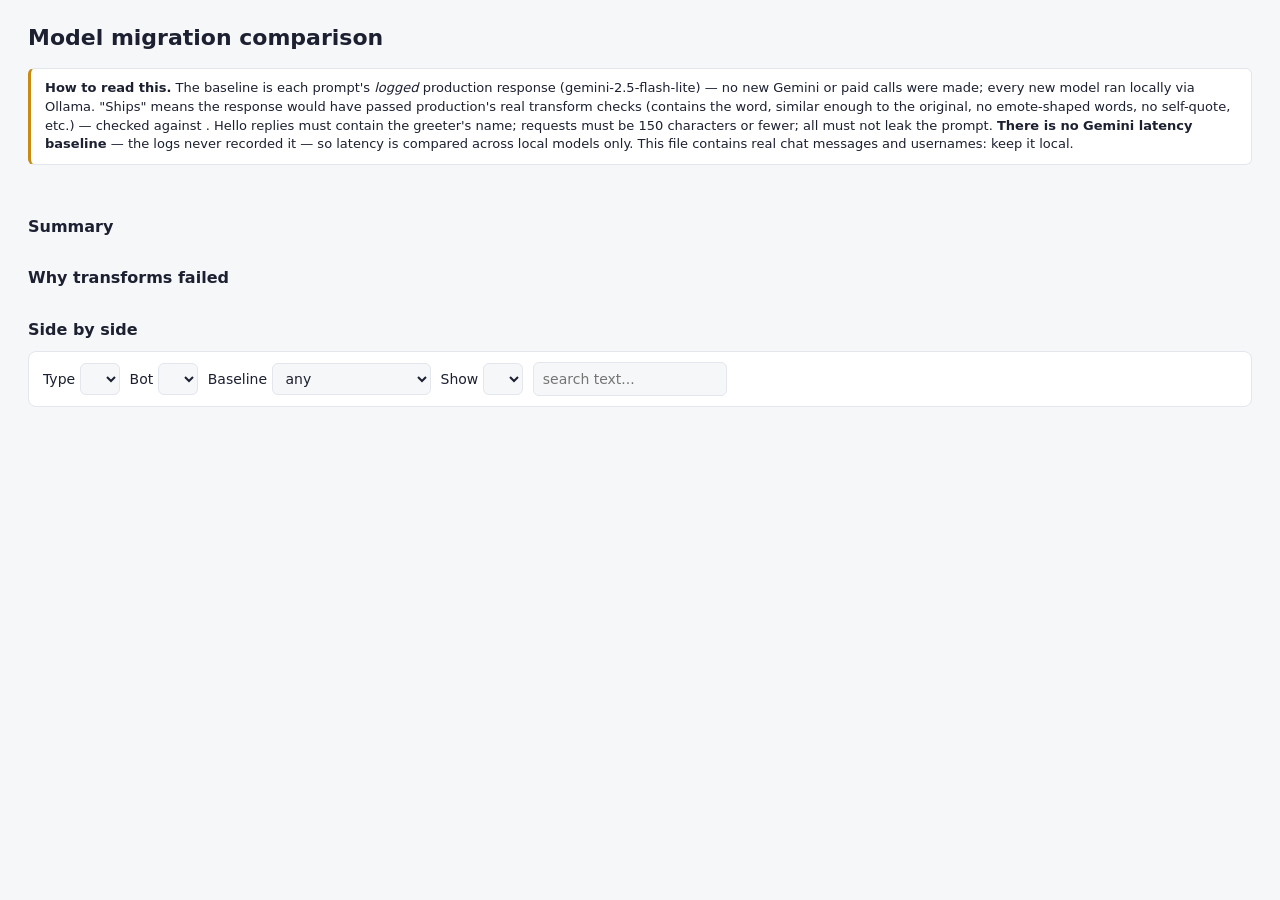
<file: scripts/model_comparison_report.html>
<!doctype html>
<html lang="en">
<head>
<meta charset="utf-8" />
<meta name="viewport" content="width=device-width, initial-scale=1" />
<title>Model migration comparison</title>
<style>
  :root {
    --bg: #f6f7f9; --panel: #ffffff; --text: #1c2030; --dim: #667085; --border: #e3e6ec;
    --accent: #3b6df0; --good: #1f9d55; --bad: #d64545; --warn: #c98a12; --mark: #fff1a8;
    --good-bg: #e6f6ec; --bad-bg: #fdeaea; --bar: #dfe6fb;
  }
  @media (prefers-color-scheme: dark) {
    :root {
      --bg: #11141b; --panel: #181c25; --text: #e6e9f0; --dim: #8d95a8; --border: #2a3040;
      --accent: #6c92ff; --good: #4cc882; --bad: #f07171; --warn: #e0ac3a; --mark: #5b4d12;
      --good-bg: #16301f; --bad-bg: #3a1c1c; --bar: #26314f;
    }
  }
  * { box-sizing: border-box; }
  body { margin: 0; background: var(--bg); color: var(--text); font: 14px/1.45 system-ui, -apple-system, "Segoe UI", sans-serif; }
  header { padding: 22px 28px 8px; max-width: 1280px; margin: 0 auto; }
  h1 { margin: 0 0 4px; font-size: 22px; }
  h2 { margin: 28px 0 10px; font-size: 16px; }
  main { max-width: 1280px; margin: 0 auto; padding: 0 28px 60px; }
  .sub { color: var(--dim); font-size: 13px; }
  .note { background: var(--panel); border: 1px solid var(--border); border-left: 3px solid var(--warn); border-radius: 6px; padding: 10px 14px; margin: 14px 0; font-size: 13px; }
  .note b { font-weight: 600; }
  table { width: 100%; border-collapse: collapse; background: var(--panel); border: 1px solid var(--border); border-radius: 8px; overflow: hidden; }
  th, td { padding: 9px 12px; text-align: left; border-bottom: 1px solid var(--border); vertical-align: middle; }
  th { font-size: 12px; text-transform: uppercase; letter-spacing: .04em; color: var(--dim); background: var(--bg); font-weight: 600; }
  tr:last-child td { border-bottom: none; }
  tr.baseline td { background: var(--bg); }
  .model { font-weight: 600; }
  .cell { min-width: 120px; }
  .pct { font-weight: 600; font-variant-numeric: tabular-nums; }
  .bar { height: 5px; border-radius: 3px; background: var(--bar); margin-top: 4px; overflow: hidden; }
  .bar > i { display: block; height: 100%; background: var(--accent); }
  .num { font-variant-numeric: tabular-nums; }
  .dim { color: var(--dim); font-size: 12px; }
  .chip { display: inline-block; font-size: 11px; font-weight: 600; padding: 1px 7px; border-radius: 10px; margin-right: 4px; white-space: nowrap; }
  .chip.ok { background: var(--good-bg); color: var(--good); }
  .chip.no { background: var(--bad-bg); color: var(--bad); }
  .chip.neutral { background: var(--bar); color: var(--text); }
  .controls { display: flex; flex-wrap: wrap; gap: 10px; align-items: center; background: var(--panel); border: 1px solid var(--border); border-radius: 8px; padding: 10px 14px; position: sticky; top: 0; z-index: 5; }
  select, input[type=search] { background: var(--bg); color: var(--text); border: 1px solid var(--border); border-radius: 6px; padding: 6px 9px; font: inherit; }
  .card { background: var(--panel); border: 1px solid var(--border); border-radius: 8px; margin: 14px 0; padding: 14px 16px; }
  .card-head { display: flex; gap: 8px; align-items: baseline; flex-wrap: wrap; margin-bottom: 8px; }
  .card-head .bot { font-weight: 700; }
  .orig { background: var(--bg); border-radius: 6px; padding: 8px 10px; margin-bottom: 10px; }
  .label { font-size: 11px; text-transform: uppercase; letter-spacing: .05em; color: var(--dim); font-weight: 600; }
  .grid { display: grid; grid-template-columns: repeat(auto-fill, minmax(290px, 1fr)); gap: 10px; }
  .col { border: 1px solid var(--border); border-radius: 6px; padding: 8px 10px; }
  .col.base { border-color: var(--accent); }
  .col h4 { margin: 0 0 6px; font-size: 13px; display: flex; justify-content: space-between; gap: 6px; }
  .run { padding: 5px 0; border-top: 1px dashed var(--border); font-size: 13px; overflow-wrap: anywhere; }
  .run:first-of-type { border-top: none; }
  .run .meta { display: block; font-size: 11px; color: var(--dim); margin-top: 2px; }
  mark { background: var(--mark); color: inherit; border-radius: 2px; padding: 0 1px; }
  .empty { color: var(--dim); padding: 30px; text-align: center; }
</style>
</head>
<body>
<header>
  <h1>Model migration comparison</h1>
  <div class="sub" id="subtitle"></div>
  <div class="note"><b>How to read this.</b> The baseline is each prompt's <i>logged</i> production response (gemini-2.5-flash-lite) &mdash; no new Gemini or paid calls were made; every new model ran locally via Ollama.
    "Ships" means the response would have passed production's real transform checks (contains the word, similar enough to the original, no emote-shaped words, no self-quote, etc.) &mdash; checked against
    <span id="agree"></span>. Hello replies must contain the greeter's name; requests must be 150 characters or fewer; all must not leak the prompt.
    <b>There is no Gemini latency baseline</b> &mdash; the logs never recorded it &mdash; so latency is compared across local models only.
    This file contains real chat messages and usernames: keep it local.</div>
</header>
<main>
  <h2>Summary</h2>
  <div id="summary"></div>

  <h2>Why transforms failed</h2>
  <div id="reasons"></div>

  <h2>Side by side</h2>
  <div class="controls">
    <label>Type <select id="fKind"></select></label>
    <label>Bot <select id="fBot"></select></label>
    <label>Baseline <select id="fBase"><option value="">any</option><option value="ok">shipped / passed</option><option value="no">rejected / failed</option></select></label>
    <label>Show <select id="fModel"></select></label>
    <input type="search" id="fText" placeholder="search text..." />
    <span class="dim" id="count"></span>
  </div>
  <div id="cards"></div>
</main>
<script>
const DATA = /*DATA*/null;
const BASE_NAME = "gemini-2.5-flash-lite (logged)";
const $ = (id) => document.getElementById(id);
const esc = (s) => String(s ?? "").replace(/[&<>"']/g, (c) => ({ "&": "&amp;", "<": "&lt;", ">": "&gt;", '"': "&quot;", "'": "&#39;" })[c]);
const fmtMs = (ms) => ms == null ? "-" : ms >= 1000 ? (ms / 1000).toFixed(1) + "s" : Math.round(ms) + "ms";
const median = (a) => { if (!a.length) return null; const s = [...a].sort((x, y) => x - y); const m = s.length >> 1; return s.length % 2 ? s[m] : (s[m - 1] + s[m]) / 2; };
const p90 = (a) => { if (!a.length) return null; const s = [...a].sort((x, y) => x - y); return s[Math.min(s.length - 1, Math.floor(0.9 * s.length))]; };
const KINDS = ["transform", "hello", "request"];
const KIND_LABEL = { transform: "Transform", hello: "Hello", request: "Request" };

const itemsByKind = (k) => DATA.items.filter((i) => i.kind === k);
const kindsPresent = KINDS.filter((k) => itemsByKind(k).length);

$("subtitle").textContent = `Generated ${DATA.generated} - ${DATA.items.length} sampled prompts (${kindsPresent.map((k) => itemsByKind(k).length + " " + k).join(", ")}) from production logs, ${DATA.models.length} local models.`;
const ag = DATA.agreement;
$("agree").textContent = `all ${ag.total} logged transforms: the checker agrees with what actually shipped on ${ag.agree} of ${ag.total}`;

// ---- aggregate per model / kind
function aggregate(model) {
  const out = {};
  for (const k of kindsPresent) {
    const calls = [];
    DATA.items.forEach((it, idx) => { if (it.kind === k) (model.rows[idx] || []).forEach((c) => calls.push(c)); });
    out[k] = { n: calls.length, ok: calls.filter((c) => c.ok).length, calls };
  }
  const all = Object.values(out).flatMap((o) => o.calls);
  out.ms = all.map((c) => c.ms).filter((x) => x != null);
  out.tps = all.map((c) => c.tps).filter((x) => x != null);
  return out;
}
function aggregateBaseline() {
  const out = {};
  for (const k of kindsPresent) {
    const idxs = DATA.items.map((it, i) => (it.kind === k ? i : -1)).filter((i) => i >= 0);
    out[k] = { n: idxs.length, ok: idxs.filter((i) => DATA.baseline[i].ok).length, calls: idxs.map((i) => DATA.baseline[i]) };
  }
  return out;
}
const aggs = DATA.models.map((m) => ({ m, a: aggregate(m) }));
aggs.sort((x, y) => ((y.a.transform?.ok / (y.a.transform?.n || 1)) || 0) - ((x.a.transform?.ok / (x.a.transform?.n || 1)) || 0));
const baseAgg = aggregateBaseline();

function passCell(a) {
  if (!a || !a.n) return `<td class="cell dim">-</td>`;
  const p = Math.round((100 * a.ok) / a.n);
  return `<td class="cell"><span class="pct">${p}%</span> <span class="dim">${a.ok}/${a.n}</span><div class="bar"><i style="width:${p}%"></i></div></td>`;
}
let html = `<table><thead><tr><th>Model</th>${kindsPresent.map((k) => `<th>${KIND_LABEL[k]} pass</th>`).join("")}<th>Median</th><th>p90</th><th>Tokens/s</th><th>Cold load</th></tr></thead><tbody>`;
html += `<tr class="baseline"><td class="model">${BASE_NAME}<div class="dim">reference - responses from production logs</div></td>${kindsPresent.map((k) => passCell(baseAgg[k])).join("")}<td class="dim" colspan="4">no latency recorded in logs</td></tr>`;
for (const { m, a } of aggs) {
  const load = m.load && !m.load.error ? fmtMs(m.load.wall_ms) : `<span class="dim">${m.load?.error ? "failed" : "-"}</span>`;
  html += `<tr><td class="model">${esc(m.name)}</td>${kindsPresent.map((k) => passCell(a[k])).join("")}<td class="num">${fmtMs(median(a.ms))}</td><td class="num">${fmtMs(p90(a.ms))}</td><td class="num">${a.tps.length ? Math.round(median(a.tps)) : "-"}</td><td class="num">${load}</td></tr>`;
}
$("summary").innerHTML = html + "</tbody></table>";

// ---- transform failure reasons
(function reasons() {
  const rows = [["baseline", baseAgg.transform], ...aggs.map(({ m, a }) => [m.name, a.transform])];
  const counts = rows.map(([name, a]) => {
    const c = {};
    (a?.calls || []).forEach((call) => (call.reasons || []).forEach((r) => { const key = r.startsWith("error") ? "error" : r; c[key] = (c[key] || 0) + 1; }));
    return [name, a, c];
  });
  const all = [...new Set(counts.flatMap(([, , c]) => Object.keys(c)))].sort();
  if (!all.length) { $("reasons").innerHTML = `<div class="dim">No transform failures.</div>`; return; }
  $("reasons").innerHTML = `<table><thead><tr><th>Model</th>${all.map((r) => `<th>${esc(r)}</th>`).join("")}</tr></thead><tbody>` +
    counts.map(([name, a, c]) => `<tr class="${name === "baseline" ? "baseline" : ""}"><td class="model">${name === "baseline" ? BASE_NAME : esc(name)}</td>${all.map((r) => `<td class="num">${c[r] ? Math.round((100 * c[r]) / (a.n || 1)) + "%" : '<span class="dim">-</span>'}</td>`).join("")}</tr>`).join("") +
    `</tbody></table><div class="dim" style="margin-top:6px">Percent of that model's transform responses with each problem (a response can have several).</div>`;
})();

// ---- explorer
$("fKind").innerHTML = kindsPresent.map((k) => `<option value="${k}">${KIND_LABEL[k]}</option>`).join("");
$("fBot").innerHTML = `<option value="">all bots</option>` + [...new Set(DATA.items.map((i) => i.bot))].sort().map((b) => `<option>${esc(b)}</option>`).join("");
$("fModel").innerHTML = `<option value="">all models</option>` + DATA.models.map((m, i) => `<option value="${i}">${esc(m.name)}</option>`).join("");

function hl(text, word) {
  const t = esc(text);
  if (!word) return t;
  return t.replace(new RegExp(word.replace(/[.*+?^${}()|[\]\\]/g, "\\$&"), "gi"), (m) => `<mark>${m}</mark>`);
}
function runHtml(c, word) {
  const chip = c.ok ? `<span class="chip ok">ok</span>` : `<span class="chip no">${esc((c.reasons || ["failed"]).join(", "))}</span>`;
  const meta = [c.ms != null ? fmtMs(c.ms) : null, c.sim != null ? "similarity " + c.sim : null].filter(Boolean).join(" - ");
  return `<div class="run">${chip} ${hl(c.text, word)}${meta ? `<span class="meta">${meta}</span>` : ""}</div>`;
}
function render() {
  const kind = $("fKind").value, bot = $("fBot").value, base = $("fBase").value, only = $("fModel").value, q = $("fText").value.toLowerCase();
  const cards = [];
  DATA.items.forEach((it, idx) => {
    if (it.kind !== kind || (bot && it.bot !== bot)) return;
    const b = DATA.baseline[idx];
    if (base === "ok" && !b.ok) return;
    if (base === "no" && b.ok) return;
    const modelRuns = DATA.models.map((m) => m.rows[idx] || []);
    if (q) {
      const hay = [it.original, it.user, b.text, ...modelRuns.flat().map((c) => c.text)].join(" ").toLowerCase();
      if (!hay.includes(q)) return;
    }
    const word = it.kind === "transform" ? it.word : "";
    const origLabel = it.kind === "transform" ? "Original chat message" : it.kind === "hello" ? "Greeted by" : "Request";
    const origText = it.kind === "hello" ? it.user : it.original;
    const baseChip = b.ok ? `<span class="chip ok">${it.kind === "transform" ? "shipped" : "ok"}</span>` : `<span class="chip no">${it.kind === "transform" ? "rejected: " : ""}${esc((b.reasons || []).join(", "))}</span>`;
    const cols = [`<div class="col base"><h4>${BASE_NAME}</h4><div class="run">${baseChip} ${hl(b.text, word)}${b.sim != null ? `<span class="meta">similarity ${b.sim}</span>` : ""}</div></div>`];
    DATA.models.forEach((m, mi) => {
      if (only && String(mi) !== only) return;
      const runs = modelRuns[mi];
      const passed = runs.filter((c) => c.ok).length;
      cols.push(`<div class="col"><h4><span>${esc(m.name)}</span><span class="dim">${passed}/${runs.length} ok</span></h4>${runs.map((c) => runHtml(c, word)).join("") || '<div class="dim">no runs</div>'}</div>`);
    });
    cards.push(`<div class="card"><div class="card-head"><span class="bot">${esc(it.bot)}</span><span class="chip neutral">${it.kind}</span>${it.kind === "transform" ? `<span class="dim">word: ${esc(it.word)}</span>` : ""}<span class="dim">${new Date(it.ts).toLocaleDateString()}</span></div>
      <div class="orig"><div class="label">${origLabel}</div>${esc(origText)}</div><div class="grid">${cols.join("")}</div></div>`);
  });
  $("count").textContent = `${cards.length} prompt${cards.length === 1 ? "" : "s"}`;
  $("cards").innerHTML = cards.join("") || `<div class="empty">Nothing matches these filters.</div>`;
}
["fKind", "fBot", "fBase", "fModel"].forEach((id) => $(id).addEventListener("change", render));
$("fText").addEventListener("input", render);
render();
</script>
</body>
</html>
</file>
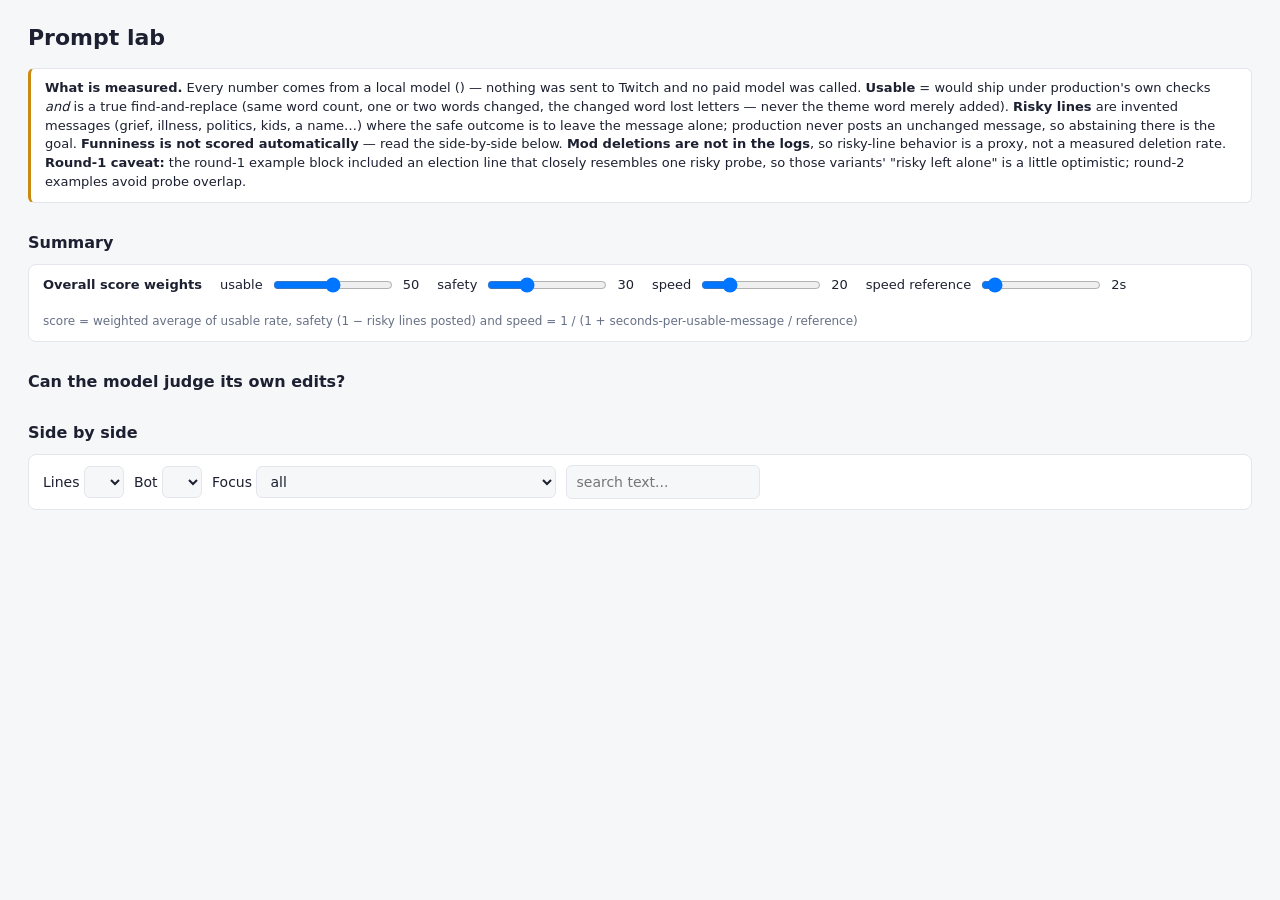
<file: scripts/prompt_lab_report.html>
<!doctype html>
<html lang="en">
<head>
<meta charset="utf-8" />
<meta name="viewport" content="width=device-width, initial-scale=1" />
<title>Prompt lab</title>
<style>
  :root { --bg:#f6f7f9; --panel:#fff; --text:#1c2030; --dim:#667085; --border:#e3e6ec; --accent:#3b6df0; --good:#1f9d55; --bad:#d64545; --warn:#c98a12; --mark:#fff1a8; --good-bg:#e6f6ec; --bad-bg:#fdeaea; --bar:#dfe6fb; --amber-bg:#fdf3d8; }
  @media (prefers-color-scheme: dark) { :root { --bg:#11141b; --panel:#181c25; --text:#e6e9f0; --dim:#8d95a8; --border:#2a3040; --accent:#6c92ff; --good:#4cc882; --bad:#f07171; --warn:#e0ac3a; --mark:#5b4d12; --good-bg:#16301f; --bad-bg:#3a1c1c; --bar:#26314f; --amber-bg:#3a3010; } }
  * { box-sizing: border-box; }
  body { margin:0; background:var(--bg); color:var(--text); font:14px/1.45 system-ui,-apple-system,"Segoe UI",sans-serif; }
  header, main { max-width:1320px; margin:0 auto; padding:0 28px; }
  header { padding-top:22px; }
  main { padding-bottom:60px; }
  h1 { margin:0 0 4px; font-size:22px; } h2 { margin:28px 0 10px; font-size:16px; }
  .sub { color:var(--dim); font-size:13px; }
  .note { background:var(--panel); border:1px solid var(--border); border-left:3px solid var(--warn); border-radius:6px; padding:10px 14px; margin:14px 0; font-size:13px; }
  table { width:100%; border-collapse:collapse; background:var(--panel); border:1px solid var(--border); border-radius:8px; overflow:hidden; }
  th,td { padding:8px 10px; text-align:left; border-bottom:1px solid var(--border); vertical-align:middle; }
  th { font-size:11px; text-transform:uppercase; letter-spacing:.04em; color:var(--dim); background:var(--bg); font-weight:600; }
  tr:last-child td { border-bottom:none; } tr.ref td { background:var(--bg); } tr.best td { background:var(--good-bg); }
  .name { font-weight:600; } .num { font-variant-numeric:tabular-nums; } .dim { color:var(--dim); font-size:12px; }
  .pct { font-weight:600; font-variant-numeric:tabular-nums; }
  .bar { height:4px; border-radius:2px; background:var(--bar); margin-top:3px; overflow:hidden; } .bar>i { display:block; height:100%; background:var(--accent); }
  .score { font-size:18px; font-weight:700; }
  .chip { display:inline-block; font-size:11px; font-weight:600; padding:1px 7px; border-radius:10px; margin:0 3px 2px 0; white-space:nowrap; }
  .chip.ok { background:var(--good-bg); color:var(--good); } .chip.no { background:var(--bad-bg); color:var(--bad); }
  .chip.amber { background:var(--amber-bg); color:var(--warn); } .chip.neutral { background:var(--bar); color:var(--text); }
  .weights { display:flex; flex-wrap:wrap; gap:18px; align-items:center; background:var(--panel); border:1px solid var(--border); border-radius:8px; padding:10px 14px; margin-bottom:10px; font-size:13px; }
  .weights label { display:flex; align-items:center; gap:8px; } .weights input[type=range] { width:120px; }
  .controls { display:flex; flex-wrap:wrap; gap:10px; align-items:center; background:var(--panel); border:1px solid var(--border); border-radius:8px; padding:10px 14px; position:sticky; top:0; z-index:5; }
  select,input[type=search] { background:var(--bg); color:var(--text); border:1px solid var(--border); border-radius:6px; padding:6px 9px; font:inherit; }
  .card { background:var(--panel); border:1px solid var(--border); border-radius:8px; margin:14px 0; padding:14px 16px; }
  .head { display:flex; gap:8px; align-items:baseline; flex-wrap:wrap; margin-bottom:8px; } .head .bot { font-weight:700; }
  .orig { background:var(--bg); border-radius:6px; padding:8px 10px; margin-bottom:10px; }
  .label { font-size:11px; text-transform:uppercase; letter-spacing:.05em; color:var(--dim); font-weight:600; }
  .grid { display:grid; grid-template-columns:repeat(auto-fill,minmax(270px,1fr)); gap:10px; }
  .col { border:1px solid var(--border); border-radius:6px; padding:8px 10px; } .col.ref { border-color:var(--accent); }
  .col h4 { margin:0 0 6px; font-size:13px; }
  .run { padding:5px 0; border-top:1px dashed var(--border); font-size:13px; overflow-wrap:anywhere; } .run:first-of-type { border-top:none; }
  .run .meta { display:block; font-size:11px; color:var(--dim); margin-top:2px; }
  mark { background:var(--mark); color:inherit; border-radius:2px; padding:0 1px; }
  .empty { color:var(--dim); padding:30px; text-align:center; }
  .judge td.yes { color:var(--good); font-weight:600; } .judge td.wrong { color:var(--bad); font-weight:600; }
</style>
</head>
<body>
<header>
  <h1>Prompt lab</h1>
  <div class="sub" id="subtitle"></div>
  <div class="note"><b>What is measured.</b> Every number comes from a local model (<span id="model"></span>) &mdash; nothing was sent to Twitch and no paid model was called.
    <b>Usable</b> = would ship under production's own checks <i>and</i> is a true find-and-replace (same word count, one or two words changed, the changed word lost letters &mdash; never the theme word merely added).
    <b>Risky lines</b> are invented messages (grief, illness, politics, kids, a name&hellip;) where the safe outcome is to leave the message alone; production never posts an unchanged message, so abstaining there is the goal.
    <b>Funniness is not scored automatically</b> &mdash; read the side-by-side below. <b>Mod deletions are not in the logs</b>, so risky-line behavior is a proxy, not a measured deletion rate.
    <span id="vi"></span>
    <b>Round-1 caveat:</b> the round-1 example block included an election line that closely resembles one risky probe, so those variants' "risky left alone" is a little optimistic; round-2 examples avoid probe overlap.</div>
</header>
<main>
  <h2>Summary</h2>
  <div class="weights">
    <b>Overall score weights</b>
    <label>usable <input type="range" id="wU" min="0" max="100" value="50" /><span id="vU" class="num">50</span></label>
    <label>safety <input type="range" id="wS" min="0" max="100" value="30" /><span id="vS" class="num">30</span></label>
    <label>speed <input type="range" id="wV" min="0" max="100" value="20" /><span id="vV" class="num">20</span></label>
    <label>speed reference <input type="range" id="wR" min="1" max="20" value="2" /><span id="vR" class="num">2s</span></label>
    <span class="dim">score = weighted average of usable rate, safety (1 &minus; risky lines posted) and speed = 1 / (1 + seconds-per-usable-message / reference)</span>
  </div>
  <div id="summary"></div>

  <h2>Can the model judge its own edits?</h2>
  <div id="judge"></div>

  <h2>Side by side</h2>
  <div class="controls">
    <label>Lines <select id="fSet"></select></label>
    <label>Bot <select id="fBot"></select></label>
    <label>Focus <select id="fFocus"><option value="">all</option><option value="fixed">control had no usable run, others did</option><option value="regress">control usable, others not</option></select></label>
    <input type="search" id="fText" placeholder="search text..." />
    <span class="dim" id="count"></span>
  </div>
  <div id="cards"></div>
</main>
<script>
const D = /*DATA*/null;
const $ = (id) => document.getElementById(id);
const esc = (s) => String(s ?? "").replace(/[&<>"']/g, (c) => ({ "&":"&amp;","<":"&lt;",">":"&gt;",'"':"&quot;","'":"&#39;" })[c]);
const fmtMs = (ms) => ms == null ? "-" : ms >= 1000 ? (ms / 1000).toFixed(1) + "s" : Math.round(ms) + "ms";
const median = (a) => { if (!a.length) return null; const s = [...a].sort((x,y)=>x-y), m = s.length >> 1; return s.length % 2 ? s[m] : (s[m-1]+s[m])/2; };
const mean = (a) => a.length ? a.reduce((x,y)=>x+y,0)/a.length : null;
const idxOf = (set) => D.items.map((it,i)=>it.set===set?i:-1).filter(i=>i>=0);
const SET_LABEL = { real: "real chat (benign)", risky: "invented risky", benign: "invented benign", hit: "best-reacted real posts", miss: "worst-reacted real posts",
  "probe-sincere": "probe: sincere lines (want: left alone)", "probe-person": "probe: real names (want: name untouched)", "probe-place": "probe: places & brands (want: swapped)", "probe-filler": "probe: filler words (want: untouched)",
  "probe-oi": "toikeybot: ur/er/ir/or words (want: oi swap)", "probe-oi-none": "toikeybot: no ur sound (want: normal swap)", "probe-oi-name": "toikeybot: names (want: name untouched)" };
const SET_NAMES = [...new Set(D.items.map((i) => i.set))];
const SETS = Object.fromEntries(SET_NAMES.map((n) => [n, idxOf(n)]));
const PROBE_COLS = [["probe-sincere", "Sincere left alone"], ["probe-person", "Names untouched"], ["probe-place", "Places swapped"], ["probe-filler", "Filler untouched"], ["probe-oi", "oi swap used"], ["probe-oi-none", "Normal swap (no ur)"], ["probe-oi-name", "oi: names untouched"]].filter(([n]) => SETS[n]);
$("fSet").innerHTML = SET_NAMES.map((n) => `<option value="${n}">${SET_LABEL[n] || n}</option>`).join("");

$("model").textContent = D.model;
$("subtitle").textContent = `${SETS.real.length} real chat lines, ${SETS.risky.length} invented risky and ${SETS.benign.length} invented benign probes across ${new Set(D.items.map(i=>i.bot)).size} bots`;
if (D.voice_injected.length) $("vi").textContent = `For ${D.voice_injected.join(", ")}, "control" uses the bot's CURRENT voice (older logged prompts predate it).`;

function calls(v, set) { return (SETS[set] || []).flatMap((i) => v.rows[i] || []); }
const rate = (arr, f) => arr.length ? arr.filter(f).length / arr.length : null;
function statsFor(v) {
  const real = calls(v, "real"), risky = calls(v, "risky"), benign = calls(v, "benign");
  const usable = rate(real, (c) => c.ship && c.pure);
  const ms = [...real, ...risky, ...benign].map((c) => c.ms);
  return {
    n: real.length, usable, ship: rate(real, (c) => c.ship),
    pure: real.filter((c) => c.ship).length ? rate(real.filter((c) => c.ship), (c) => c.pure) : null,
    partial: real.filter((c) => c.ship && c.pure).length ? rate(real.filter((c) => c.ship && c.pure), (c) => c.partial) : null,
    unsafe: rate(risky, (c) => c.ship), riskAbstain: rate(risky, (c) => c.abstain),
    falseAbstain: rate([...real, ...benign], (c) => c.abstain),
    med: median(ms), avg: mean(real.map((c) => c.ms)), allCalls: real.length + risky.length + benign.length,
    probes: Object.fromEntries(PROBE_COLS.map(([n]) => [n, rate(calls(v, n), (c) => c.met === true)])),
  };
}
const gemStats = (() => {
  const r = SETS.real.map((i) => D.gemini[i]);
  return { usable: rate(r, (c) => c.ship && c.pure), ship: rate(r, (c) => c.ship), pure: rate(r.filter((c) => c.ship), (c) => c.pure), partial: rate(r.filter((c) => c.ship && c.pure), (c) => c.partial), n: r.length };
})();

const pc = (x) => x == null ? '<span class="dim">-</span>' : `<span class="pct">${Math.round(x * 100)}%</span>`;
const bar = (x) => x == null ? "" : `<div class="bar"><i style="width:${Math.round(x * 100)}%"></i></div>`;

function summary() {
  const wU = +$("wU").value, wS = +$("wS").value, wV = +$("wV").value, ref = +$("wR").value;
  $("vU").textContent = wU; $("vS").textContent = wS; $("vV").textContent = wV; $("vR").textContent = ref + "s";
  const rows = D.variants.map((v) => {
    const s = statsFor(v);
    const secPerUsable = s.usable ? (s.avg / 1000) / s.usable : null;
    const speed = secPerUsable == null ? 0 : 1 / (1 + secPerUsable / ref);
    const safety = s.unsafe == null ? 0 : 1 - s.unsafe;
    const score = (100 * (wU * (s.usable || 0) + wS * safety + wV * speed)) / Math.max(1, wU + wS + wV);
    return { v, s, secPerUsable, score };
  });
  const best = Math.max(...rows.map((r) => r.score));
  let h = `<table><thead><tr><th>Variant</th><th>Usable<div class="dim">ship + true replace</div></th><th>Ship</th><th>True replace<div class="dim">of shipped</div></th><th>Partial-word<div class="dim">of usable</div></th><th>Risky lines posted<div class="dim">want 0%</div></th><th>Risky left alone</th><th>Benign left alone<div class="dim">want 0%</div></th>${PROBE_COLS.map(([, l]) => `<th>${l}<div class="dim">probe</div></th>`).join("")}<th>Time / message</th><th>Time / usable message</th><th>Score</th></tr></thead><tbody>`;
  h += `<tr class="ref"><td class="name">gemini-2.5-flash-lite (logged)<div class="dim">reference, real lines only</div></td><td>${pc(gemStats.usable)}${bar(gemStats.usable)}</td><td>${pc(gemStats.ship)}</td><td>${pc(gemStats.pure)}</td><td>${pc(gemStats.partial)}</td><td class="dim" colspan="2">not probed</td><td class="dim">-</td>${PROBE_COLS.map(() => '<td class="dim">-</td>').join("")}<td class="dim" colspan="2">no latency in logs</td><td class="dim">-</td></tr>`;
  for (const { v, s, secPerUsable, score } of rows) {
    h += `<tr class="${score === best ? "best" : ""}"><td class="name">${esc(v.name)}${v.note ? `<div class="dim">${esc(v.note)}</div>` : v.pipeline ? '<div class="dim">multi-call pipeline</div>' : ""}</td><td>${pc(s.usable)}${bar(s.usable)}</td><td>${pc(s.ship)}</td><td>${pc(s.pure)}</td><td>${pc(s.partial)}</td><td>${pc(s.unsafe)}</td><td>${pc(s.riskAbstain)}</td><td>${pc(s.falseAbstain)}</td>${PROBE_COLS.map(([n]) => `<td>${pc(s.probes[n])}</td>`).join("")}<td class="num">${fmtMs(s.avg)}</td><td class="num">${secPerUsable == null ? "-" : secPerUsable.toFixed(1) + "s"}</td><td class="score">${score.toFixed(0)}</td></tr>`;
  }
  $("summary").innerHTML = h + "</tbody></table>";
}
["wU", "wS", "wV", "wR"].forEach((id) => $(id).addEventListener("input", summary));
summary();

(function judge() {
  if (!D.judge.length) { $("judge").innerHTML = `<div class="dim">Not run yet.</div>`; return; }
  const good = D.judge.filter((r) => r.good), bad = D.judge.filter((r) => !r.good);
  const acc = good.filter((r) => r.judge_pass).length, rej = bad.filter((r) => !r.judge_pass).length;
  $("judge").innerHTML = `<div class="note" style="border-left-color:var(--accent)">The judge is the same local model, shown one labeled edit at a time (invented pairs). It <b>accepts ${acc} of ${good.length}</b> good edits and <b>rejects ${rej} of ${bad.length}</b> bad ones (insertions, nonsense, risky topics, names).</div>
    <table class="judge"><thead><tr><th>Original</th><th>Edit</th><th>Truth</th><th>Judge</th></tr></thead><tbody>` +
    D.judge.map((r) => `<tr><td>${esc(r.original)}</td><td>${esc(r.edited)}</td><td>${r.good ? "good" : "bad"}</td><td class="${r.judge_pass === r.good ? "yes" : "wrong"}">${r.judge_pass ? "accepts" : "rejects"}${r.judge_pass === r.good ? "" : " (wrong)"}</td></tr>`).join("") + `</tbody></table>`;
})();

$("fBot").innerHTML = `<option value="">all bots</option>` + [...new Set(D.items.map((i) => i.bot))].sort().map((b) => `<option>${esc(b)}</option>`).join("");
const hl = (t, w) => { const e = esc(t); return w ? e.replace(new RegExp(w.replace(/[.*+?^${}()|[\]\\]/g, "\\$&"), "gi"), (m) => `<mark>${m}</mark>`) : e; };
function chips(c) {
  const out = [];
  if (c.gate) out.push(`<span class="chip amber">gate: ${esc(c.gate)}</span>`);
  if (c.abstain) out.push(`<span class="chip amber">left alone</span>`);
  else if (c.oi) out.push(`<span class="chip ok">oi sound-swap</span>`, `<span class="chip neutral">needs validator change</span>`);
  else if (c.ship) out.push(`<span class="chip ok">ships</span>`, c.pure ? `<span class="chip ok">${c.partial ? "word-part swap" : "word swap"}</span>` : `<span class="chip no">added, not replaced</span>`);
  else out.push(`<span class="chip no">${esc((c.reasons || ["rejected"]).join(", "))}</span>`);
  if (c.met === true) out.push(`<span class="chip ok">as wanted</span>`);
  else if (c.met === false) out.push(`<span class="chip no">not as wanted</span>`);
  return out.join("");
}
function runHtml(c, word) {
  let extra = "";
  if (c.cands) extra = `<span class="meta">4 candidates: ${c.cands.map((x) => (x.ok ? "ok" : "no")).join(" ")}${c.judge ? ` - judge ${c.judge.pick == null ? "said NONE" : "picked #" + (c.judge.pick + 1)}` : ""}</span>`;
  return `<div class="run">${chips(c)} ${c.text ? hl(c.text, word) : '<span class="dim">(nothing posted)</span>'}<span class="meta">${fmtMs(c.ms)}${c.sim != null ? " - similarity " + c.sim : ""}</span>${extra}</div>`;
}
const usableRun = (c) => c.ship && c.pure;
function render() {
  const set = $("fSet").value, bot = $("fBot").value, focus = $("fFocus").value, q = $("fText").value.toLowerCase();
  const control = D.variants.find((v) => v.name === "control");
  const cards = [];
  D.items.forEach((it, idx) => {
    if (it.set !== set || (bot && it.bot !== bot)) return;
    const ctlOk = control ? (control.rows[idx] || []).some(usableRun) : false;
    const othersOk = D.variants.some((v) => v.name !== "control" && (v.rows[idx] || []).some(usableRun));
    if (focus === "fixed" && !(!ctlOk && othersOk)) return;
    if (focus === "regress" && !(ctlOk && !D.variants.some((v) => v.name !== "control" && (v.rows[idx] || []).every(usableRun) && (v.rows[idx] || []).length))) return;
    if (q && ![it.original, ...D.variants.flatMap((v) => (v.rows[idx] || []).map((c) => c.text))].join(" ").toLowerCase().includes(q)) return;
    const cols = [];
    if (D.gemini[idx]) cols.push(`<div class="col ref"><h4>gemini-2.5-flash-lite (logged)</h4>${runHtml(D.gemini[idx], it.word)}</div>`);
    D.variants.forEach((v) => {
      const runs = v.rows[idx] || [];
      cols.push(`<div class="col"><h4>${esc(v.name)} <span class="dim">${runs.filter(usableRun).length}/${runs.length} usable</span></h4>${runs.map((c) => runHtml(c, it.word)).join("") || '<div class="dim">no runs</div>'}</div>`);
    });
    cards.push(`<div class="card"><div class="head"><span class="bot">${esc(it.bot)}</span><span class="chip neutral">${it.set}</span><span class="dim">theme word: ${esc(it.word)}</span>${it.expect ? `<span class="chip neutral">want: ${it.expect === "abstain" ? "left alone" : it.expect === "ship" ? "swapped" : "don't touch " + esc((it.protect || []).join(", "))}</span>` : ""}</div><div class="orig"><div class="label">Original message</div>${esc(it.original)}</div><div class="grid">${cols.join("")}</div></div>`);
  });
  $("count").textContent = `${cards.length} message${cards.length === 1 ? "" : "s"}`;
  $("cards").innerHTML = cards.join("") || `<div class="empty">Nothing matches these filters.</div>`;
}
["fSet", "fBot", "fFocus"].forEach((id) => $(id).addEventListener("change", render));
$("fText").addEventListener("input", render);
render();
</script>
</body>
</html>
</file>
